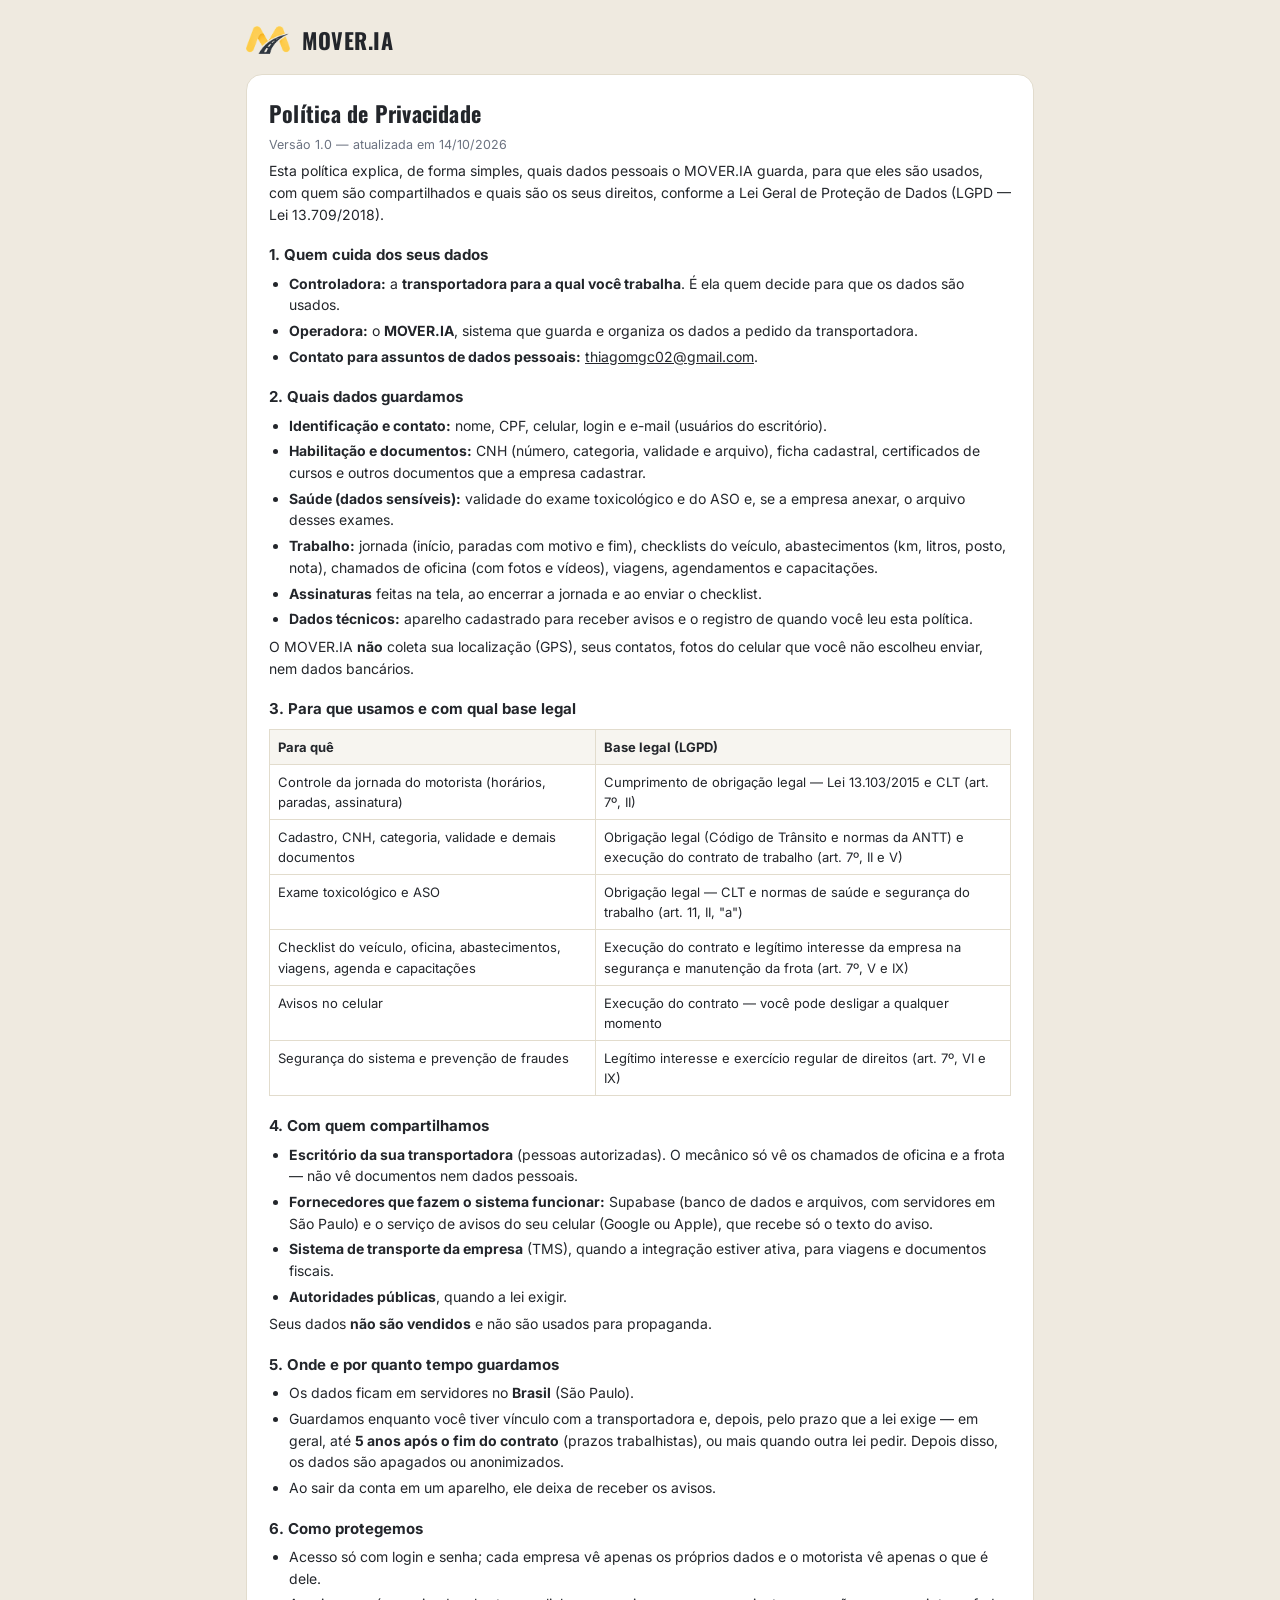
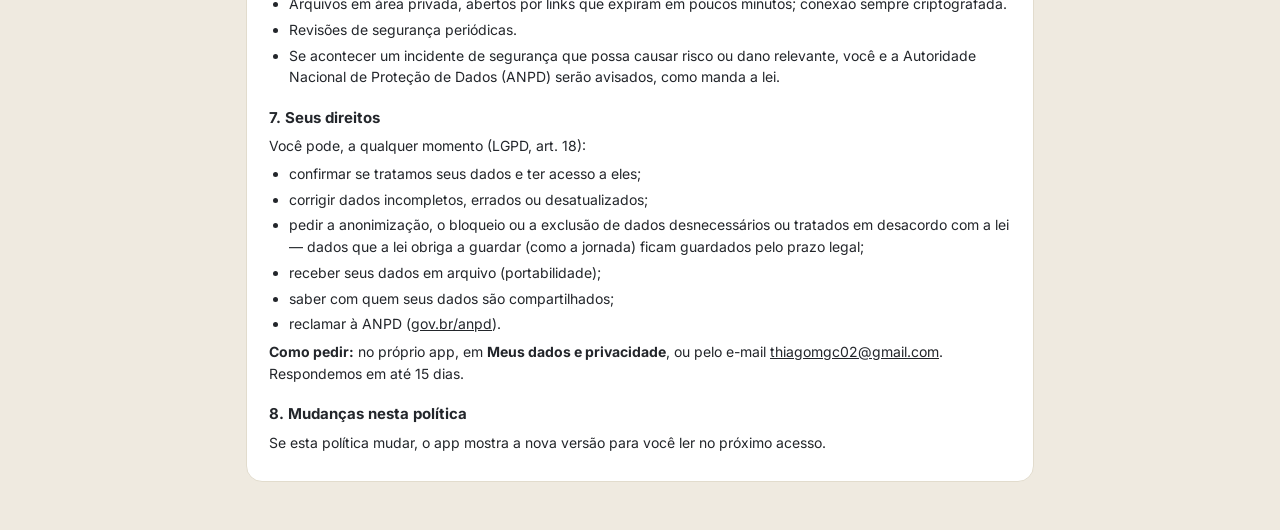
<file: privacidade.html>
<!doctype html>
<html lang="pt-BR">
<head>
<meta charset="utf-8">
<meta name="viewport" content="width=device-width, initial-scale=1">
<title>Política de Privacidade — MOVER.IA</title>
<link rel="icon" type="image/png" href="img/icone.png">
<link rel="preconnect" href="https://fonts.googleapis.com">
<link rel="preconnect" href="https://fonts.gstatic.com" crossorigin>
<link href="https://fonts.googleapis.com/css2?family=Oswald:wght@500;600;700&family=Inter:wght@400;500;600;700&display=swap" rel="stylesheet">
<link rel="stylesheet" href="css/app.css?v=20261118b">
<style>
  body{background:var(--asphalt-850); margin:0;}
  .pp-wrap{max-width:820px; margin:0 auto; padding:24px 16px 48px;}
  .pp-topo{display:flex; align-items:center; gap:12px; margin-bottom:18px;}
  .pp-topo img{width:44px; height:auto;}
  .pp-topo b{font-family:var(--font-title); font-size:22px; letter-spacing:.5px;}
  .pp-card{background:var(--asphalt-900); border:1px solid var(--border); border-radius:16px; padding:22px;}
  .pp-card h1{font-size:22px; margin:0 0 6px;}
</style>
</head>
<body class="tema-escritorio">
  <div class="pp-wrap">
    <div class="pp-topo"><img src="img/logo.png" alt=""><b>MOVER.IA</b></div>
    <div class="pp-card">
      <h1>Política de Privacidade</h1>
      <div id="politica">Carregando...</div>
    </div>
  </div>
  <script src="js/privacidade.js?v=20261118b"></script>
  <script>document.getElementById('politica').innerHTML = htmlPoliticaPrivacidade(null);</script>
</body>
</html>
</file>
<file: css/app.css>
/* =====================================================================
   MOVER.IA — visual do app (baseado no protótipo aprovado)
   Dois temas:
     • padrão (escuro "asfalto")  → app do motorista, login, mecânico
     • body.tema-escritorio (claro "papel") → painel do escritório
   As variáveis --asphalt-*, --border, --text-primary e --text-secondary
   são redefinidas no tema claro, então as telas/janelas antigas (upload
   de documento, CNH etc.) que usam essas variáveis mudam de tema sozinhas.
   ===================================================================== */
:root{
  --asphalt-900:#14181d; --asphalt-850:#191e24; --asphalt-800:#1e242c; --asphalt-700:#2a323c; --asphalt-600:#3a4552;
  --paper-50:#f7f5f0; --paper-100:#efeae0; --paper-200:#e2dccd; --ink-900:#23262b; --ink-700:#4a4e55;
  --line-yellow:#ffc53d; --line-yellow-dim:#8a6a1f;
  --signal-green:#2ba84a; --signal-green-bg:#e6f4ea; --signal-green-ink:#1c7a37;
  --signal-amber:#f5a623; --signal-amber-bg:#fdf1dc; --signal-amber-ink:#a4650f;
  --signal-red:#e5484d; --signal-red-bg:#fbe6e7; --signal-red-ink:#c62d31;
  --pastel-blue:#cfe3ec; --pastel-blue-ink:#2b5b74;
  --pastel-lilac:#e3d9f0; --pastel-lilac-ink:#5b4a86;
  --text-primary:#edeef0; --text-secondary:#8b929c;
  --border:#2a323c; --danger:#e5484d;
  --radius:14px;
  --font-body:'Inter', -apple-system, BlinkMacSystemFont, 'Segoe UI', Roboto, sans-serif;
  --font-title:'Oswald', 'Inter', sans-serif;
  --font-mono:'JetBrains Mono', ui-monospace, Consolas, monospace;
  color-scheme: dark;
}
body.tema-escritorio{
  --asphalt-900:#ffffff; --asphalt-850:#f7f5f0; --asphalt-800:#f7f5f0; --asphalt-700:#efeae0; --asphalt-600:#d6cfbe;
  --border:#e2dccd; --text-primary:#23262b; --text-secondary:#6b7280;
  color-scheme: light;
}

*{box-sizing:border-box;}
html,body{min-height:100%;}
body{margin:0; background:var(--asphalt-900); color:var(--text-primary); font-family:var(--font-body); -webkit-font-smoothing:antialiased;}
body.tema-escritorio{background:var(--paper-100); color:var(--ink-900);}
h1,h2{font-family:var(--font-title); letter-spacing:.01em; margin:0;}

/* barra de "carregando" no topo (ver mostrarCarregando em ui.js) */
body.carregando::before{content:''; position:fixed; top:0; left:0; right:0; height:3px; z-index:200;
  background:linear-gradient(90deg, transparent 0, var(--line-yellow) 30%, var(--line-yellow) 70%, transparent 100%);
  background-size:50% 100%; background-repeat:no-repeat; animation:barra-carregando 1s linear infinite;}
body.carregando .m-content{opacity:.6; transition:opacity .15s;}
@keyframes barra-carregando{from{background-position:-50% 0;} to{background-position:150% 0;}}

/* toque mais rápido no celular (sem espera de duplo toque, sem flash cinza) */
button, a, label, .clickable, .quick-tile, .list-item, .tab, .ans-btn{touch-action:manipulation; -webkit-tap-highlight-color:transparent;}
button:active, .clickable:active, .quick-tile:active{opacity:.75;}

/* calendário da agenda (ver calendarioAgenda em agenda.js) */
.cal-topo{display:flex; align-items:center; justify-content:space-between; margin-bottom:10px;}
.cal-topo b{font-family:var(--font-title); font-size:16px; letter-spacing:.02em;}
.cal-nav{width:34px; height:34px; border-radius:9px; border:1px solid var(--border); background:var(--asphalt-700); color:var(--text-primary); font-size:20px; line-height:1; cursor:pointer; padding:0;}
.cal-grade{display:grid; grid-template-columns:repeat(7, 1fr); gap:3px;}
.cal-sem{text-align:center; font-size:11px; font-weight:700; color:var(--text-secondary); padding:2px 0 4px;}
.cal-dia{height:42px; border:none; border-radius:9px; background:transparent; color:var(--text-primary); font-size:13.5px; font-weight:500; cursor:pointer; display:flex; flex-direction:column; align-items:center; justify-content:center; gap:3px; padding:0; font-family:var(--font-body);}
.cal-dia.fora{opacity:.35;}
.cal-dia.tem{background:var(--asphalt-700); font-weight:700;}
.cal-dia.hoje{box-shadow:inset 0 0 0 2px var(--line-yellow); font-weight:700;}
.cal-dia.sel{background:var(--line-yellow); color:var(--ink-900);}
.cal-pontos{display:flex; gap:2px; height:5px;}
.cal-pontos i{display:block; width:5px; height:5px; border-radius:50%;}
.cal-rodape{display:flex; justify-content:space-between; align-items:center; margin-top:10px; font-size:12px; color:var(--text-secondary); gap:8px;}
.cal-rodape span{display:flex; align-items:center; gap:6px;}
.cal-marca-hoje{display:inline-block; width:12px; height:12px; border-radius:4px; box-shadow:inset 0 0 0 2px var(--line-yellow);}
.cal-limpar{border:none; background:transparent; color:var(--line-yellow); font-weight:700; font-size:12.5px; cursor:pointer; padding:4px 0;}
body.tema-escritorio .cal-limpar{color:var(--signal-amber-ink);}
/* aviso de versão nova (ver conferirVersaoNova em ui.js) */
.aviso-atualizacao{position:fixed; left:12px; right:12px; top:calc(10px + env(safe-area-inset-top, 0px)); max-width:480px; margin:0 auto; z-index:250;
  display:flex; align-items:center; justify-content:space-between; gap:10px; background:var(--asphalt-800); color:var(--text-primary);
  border:1px solid var(--line-yellow); border-radius:12px; padding:10px 12px; font-size:13px; font-weight:600; box-shadow:0 8px 24px rgba(0,0,0,.35);}
.aviso-atualizacao span{display:flex; align-items:center; gap:8px; color:var(--line-yellow);}

/* assinatura em tela cheia (ver pedirAssinatura em ui.js) */
body.assinando{overflow:hidden;}
.assinatura-tela{position:fixed; inset:0; z-index:300; background:var(--asphalt-900); color:var(--text-primary); display:flex; flex-direction:column; gap:10px;
  padding:calc(12px + env(safe-area-inset-top, 0px)) calc(12px + env(safe-area-inset-right, 0px)) calc(12px + env(safe-area-inset-bottom, 0px)) calc(12px + env(safe-area-inset-left, 0px));}
.assinatura-topo{display:flex; flex-direction:column; gap:3px;}
.assinatura-topo b{font-family:var(--font-title); font-size:18px;}
.assinatura-topo span{font-size:12.5px; color:var(--text-secondary);}
.assinatura-area{flex:1; min-height:0; position:relative; background:var(--asphalt-700); border-radius:12px; overflow:hidden;}
.assinatura-area canvas{position:absolute; inset:0; width:100%; height:100%; touch-action:none; display:block;}
.assinatura-linha{position:absolute; left:8%; right:8%; bottom:22%; border-top:1.5px dashed var(--asphalt-600); padding-top:4px; font-size:11px; color:var(--text-secondary); text-align:center; pointer-events:none;}
.assinatura-botoes{display:grid; grid-template-columns:1fr 1fr 2fr; gap:8px;}

/* relatório de consumo (ver js/consumo.js) */
.cons-grafico{position:relative;}
.cons-eixo{font:600 10.5px var(--font-body); fill:var(--ink-700);}
.cons-valor{font:700 11.5px var(--font-body); fill:var(--ink-900);}
.cons-barra{cursor:default;}
.cons-barra.ativa path{opacity:.8;}
.cons-dica{position:absolute; top:0; background:var(--ink-900); color:#fff; font-size:12px; padding:6px 9px; border-radius:7px; pointer-events:none; max-width:min(420px, 100%); box-shadow:0 4px 14px rgba(0,0,0,.18);}
.cons-coluna .guia{opacity:0;}
.cons-coluna.ativa .guia{opacity:.6;}
.graf-legenda{display:flex; flex-wrap:wrap; gap:6px 16px; font-size:12px; color:var(--ink-700); padding:4px 2px 2px;}
.graf-legenda span{display:inline-flex; align-items:center; gap:6px;}
.graf-legenda i{display:inline-block; width:14px; height:3px; border-radius:2px;}
.graf-titulo{font-size:12.5px; font-weight:600; color:var(--ink-900); padding:6px 2px 0;}
.graf-grade{display:grid; grid-template-columns:1fr 1fr; gap:0 20px;}
.graf-duplo{display:grid; grid-template-columns:1fr 1fr; gap:4px 24px; padding:4px 16px 12px;}
.two-col.iguais{grid-template-columns:1fr 1fr;}
/* nível (tanque, ranking) */
.nivel{height:8px; border-radius:4px; background:var(--paper-100); overflow:hidden; margin-top:6px;}
.nivel-cheio{height:100%; border-radius:4px;}
.nivel-vazio{font-size:10.5px; color:var(--text-secondary); line-height:8px; padding-left:2px;}
.tanques{display:grid; grid-template-columns:repeat(auto-fit, minmax(210px, 1fr)); gap:12px;}
.tanques.compacto{grid-template-columns:1fr; gap:14px;}
.tanque{border:1px solid var(--paper-200); border-radius:11px; padding:12px 14px; background:#fff;}
.tanques.compacto .tanque{border:none; padding:0;}
.tanque-topo{display:flex; justify-content:space-between; align-items:center; gap:4px 8px; font-size:13px; flex-wrap:wrap;}
.tanque-num{font-family:var(--font-mono); font-size:20px; font-weight:700; margin-top:6px;}
.tanques.compacto .tanque-num{font-size:16px; margin-top:2px;}
.tanque-num span{font-family:var(--font-body); font-size:12px; font-weight:500; color:var(--text-secondary);}
.tanque .l2{font-size:11.5px; color:var(--text-secondary); margin-top:6px;}
/* painel: mini calendário + próximos */
.painel-agenda{display:grid; grid-template-columns:minmax(260px, 340px) 1fr; gap:22px; padding:14px 18px 16px;}
.painel-agenda .cal-dia{height:36px; font-size:13px;}
.pa-titulo{font-family:var(--font-mono); font-size:10.5px; text-transform:uppercase; letter-spacing:.06em; color:var(--text-secondary); margin:4px 0 8px;}
.pa-item{display:flex; align-items:center; gap:12px; width:100%; background:none; border:none; border-bottom:1px solid var(--paper-100); padding:8px 2px; text-align:left; cursor:pointer; color:var(--ink-900); font-family:var(--font-body);}
.pa-item:hover{background:var(--paper-50);}
.pa-data{width:44px; flex-shrink:0; text-align:center; border-radius:8px; background:var(--paper-100); padding:4px 0; font-size:10.5px; color:var(--ink-700); text-transform:uppercase; line-height:1.15;}
.pa-data b{display:block; font-family:var(--font-mono); font-size:16px; color:var(--ink-900);}
.pa-txt{flex:1; min-width:0; font-size:13.5px;}
.pa-txt b{display:block; font-weight:600; overflow:hidden; text-overflow:ellipsis; white-space:nowrap;}
.pa-txt span{display:block; font-size:12px; color:var(--text-secondary); overflow:hidden; text-overflow:ellipsis; white-space:nowrap;}
.pa-aviso{display:flex; align-items:center; gap:6px; margin-top:10px; background:var(--signal-amber-bg); color:var(--signal-amber-ink); border:none; border-radius:8px; padding:8px 10px; font-size:12.5px; font-weight:600; cursor:pointer; text-align:left; width:100%;}
@media (max-width:880px){
  .graf-grade, .graf-duplo, .two-col.iguais, .painel-agenda{grid-template-columns:1fr;}
}

/* fotos e vídeos do chamado da oficina */
.galeria-midias{display:flex; flex-direction:column; gap:10px;}
.galeria-midias img, .galeria-midias video{width:100%; max-height:70vh; object-fit:contain; border-radius:10px; display:block; background:#000;}

.agenda-grade{display:grid; grid-template-columns:minmax(280px, 360px) 1fr; gap:20px; align-items:start;}
@media (max-width:980px){ .agenda-grade{grid-template-columns:1fr;} }
img{max-width:100%;}

/* ---------- formulários e botões (base) ---------- */
form{width:100%; display:flex; flex-direction:column; gap:12px;}
input,select,textarea{background:var(--asphalt-800); border:1px solid var(--border); color:var(--text-primary); border-radius:10px; padding:12px 13px; font-size:15px; width:100%; font-family:var(--font-body);}
input:focus,select:focus,textarea:focus{outline:none; border-color:var(--line-yellow);}
button{background:var(--line-yellow); color:var(--ink-900); border:none; border-radius:11px; padding:13px 14px; font-size:14.5px; font-weight:600; cursor:pointer; font-family:var(--font-body);}
button:disabled{opacity:.55; cursor:default;}
.err{color:var(--danger); font-size:13.5px; min-height:18px;}
.status{color:var(--text-secondary); font-size:14px; text-align:center; padding:36px 20px;}

.btn{border:none; border-radius:11px; padding:13px 14px; font-weight:600; font-size:14px; cursor:pointer; display:flex; align-items:center; justify-content:center; gap:8px; width:100%;}
.btn-primary{background:var(--line-yellow); color:var(--ink-900);}
.btn-outline{background:transparent; border:1px solid var(--asphalt-600); color:var(--text-primary);}
.btn-danger{background:var(--signal-red); color:#fff;}
.btn-sm{padding:9px 14px; font-size:12.5px; width:auto;}
.btn-small{background:var(--asphalt-700); color:var(--text-primary); border:1px solid var(--border); padding:8px 12px; font-size:12.5px; font-weight:600; border-radius:8px; cursor:pointer;}
.file-label{background:var(--asphalt-700); color:var(--text-primary); border:1px solid var(--border); padding:8px 12px; font-size:12.5px; font-weight:600; border-radius:8px; cursor:pointer; display:inline-flex; align-items:center; gap:6px;}
.file-label input{display:none;}
.backbtn{background:transparent; border:none; color:var(--text-secondary); font-size:13.5px; font-weight:600; padding:4px 0; margin-bottom:6px; cursor:pointer;}

/* ---------- componentes antigos ainda usados (janelas de documento/CNH) ---------- */
.card{background:var(--asphalt-800); border:1px solid var(--border); border-radius:var(--radius); padding:16px; margin-bottom:12px;}
.card.clickable{cursor:pointer;}
.card .l1{font-weight:600; font-size:14.5px; display:flex; align-items:center; gap:8px; flex-wrap:wrap;}
.card .l2, .l2{color:var(--text-secondary); font-size:13px; margin-top:2px;}
.card .row{display:flex; align-items:center; justify-content:space-between; gap:10px; margin-top:10px; flex-wrap:wrap;}
.pill{display:inline-block; font-size:11px; padding:2px 8px; border-radius:100px; background:var(--asphalt-700); color:var(--text-secondary); font-weight:600;}
.pill.ok{background:rgba(43,168,74,.16); color:#3fbf63;}
.pill.vence_em_breve{background:rgba(245,166,35,.16); color:var(--signal-amber);}
.pill.vencido{background:rgba(229,72,77,.16); color:var(--signal-red);}
.ans-row{display:flex; gap:6px; margin-top:10px;}

/* ---------- login / primeiro acesso ---------- */
.wrap{max-width:480px; margin:0 auto; min-height:100vh; min-height:100dvh; display:flex; flex-direction:column;}
.center{flex:1; display:flex; flex-direction:column; align-items:center; justify-content:center; padding:24px 20px;}
.logo{font-family:var(--font-title); font-weight:700; font-size:28px; letter-spacing:.02em; margin-bottom:4px;}
.logo span{color:var(--line-yellow-dim);}
.tag{color:var(--text-secondary); font-size:13px; margin-bottom:28px; text-align:center;}
.auth-card{width:100%; background:var(--asphalt-800); border:1px solid var(--border); border-radius:var(--radius); padding:18px;}
.field-row{margin-bottom:12px;}
.field-row label{display:block; color:var(--text-secondary); font-size:11px; font-family:var(--font-mono); text-transform:uppercase; letter-spacing:.06em; margin-bottom:5px;}
.field-row input:disabled{opacity:.6;}

/* =====================================================================
   APP DO MOTORISTA (tema escuro)
   ===================================================================== */
.m-app{max-width:520px; margin:0 auto; min-height:100vh; min-height:100dvh; background:var(--asphalt-850); display:flex; flex-direction:column; padding-bottom:calc(70px + env(safe-area-inset-bottom, 0px));}
.app-header{padding:calc(18px + env(safe-area-inset-top, 0px)) 20px 16px; color:var(--text-primary);}
.app-header .row{display:flex; align-items:center; justify-content:space-between; gap:12px;}
.app-header h2{font-size:22px; font-weight:600;}
.app-header .sub{color:var(--text-secondary); font-size:13px; margin-top:2px;}
.avatar{width:38px; height:38px; border-radius:50%; background:linear-gradient(135deg,var(--line-yellow),#d98e1f); display:flex; align-items:center; justify-content:center; font-family:var(--font-title); font-weight:700; color:var(--ink-900); font-size:14px; flex-shrink:0;}
.back-header{display:flex; align-items:center; gap:10px; padding:calc(16px + env(safe-area-inset-top, 0px)) 20px 16px;}
.back-header .back-btn{width:32px; height:32px; border-radius:8px; background:var(--asphalt-800); display:flex; align-items:center; justify-content:center; cursor:pointer; border:1px solid var(--asphalt-700); color:var(--text-primary); padding:0; flex-shrink:0;}
.back-header h3{font-size:17px; font-weight:600; margin:0;}
.m-content{flex:1; padding:0 18px 24px;}

.card-dark-title{color:var(--text-primary); font-weight:600; font-size:14.5px; margin-bottom:2px;}
.card-dark-sub{color:var(--text-secondary); font-size:12.5px;}
.alert-card{border-left:3px solid var(--line-yellow); background:var(--asphalt-800); border-radius:0 var(--radius) var(--radius) 0; padding:12px 14px; margin-bottom:10px; display:flex; gap:10px; align-items:flex-start; color:var(--line-yellow);}
.alert-card.vencido{border-left-color:var(--signal-red); color:var(--signal-red);}
.alert-card .txt{color:var(--text-primary); font-size:13px; line-height:1.4;}
.alert-card .txt b{display:block; font-size:13.5px; margin-bottom:1px;}
.alert-card .txt span{color:var(--text-secondary);}

.status-pill{font-family:var(--font-mono); font-size:10.5px; font-weight:600; letter-spacing:.03em; text-transform:uppercase; padding:4px 10px; border-radius:999px; display:inline-flex; align-items:center; gap:5px; white-space:nowrap;}
.pill-blue{background:var(--pastel-blue); color:var(--pastel-blue-ink);}
.pill-green{background:var(--signal-green-bg); color:var(--signal-green-ink);}
.pill-amber{background:var(--signal-amber-bg); color:var(--signal-amber-ink);}
.pill-red{background:var(--signal-red-bg); color:var(--signal-red-ink);}
.pill-grey{background:var(--asphalt-700); color:var(--text-secondary);}
.pill-dot{width:6px; height:6px; border-radius:50%; background:currentColor;}

.grid2{display:grid; grid-template-columns:1fr 1fr; gap:10px;}
.quick-tile{background:var(--asphalt-800); border:1px solid var(--asphalt-700); border-radius:var(--radius); padding:14px; display:flex; flex-direction:column; gap:8px; cursor:pointer; color:var(--line-yellow);}
.quick-tile:active{background:var(--asphalt-700);}
.quick-tile .lbl{color:var(--text-primary); font-size:13px; font-weight:600;}
.quick-tile .meta{color:var(--text-secondary); font-size:11.5px;}
.quick-tile.em-breve{opacity:.55;}

.section-label{color:var(--text-secondary); font-family:var(--font-mono); font-size:11px; text-transform:uppercase; letter-spacing:.1em; margin:20px 0 10px;}
.section-label:first-child{margin-top:4px;}

.gauge-wrap{display:flex; flex-direction:column; align-items:center; padding:6px 0 2px;}
.gauge-val{font-family:var(--font-mono); font-size:26px; color:var(--text-primary); font-weight:700; margin-top:-38px;}
.gauge-lbl{color:var(--text-secondary); font-size:11.5px; margin-top:2px; text-align:center;}

.list-item{display:flex; align-items:center; gap:12px; padding:13px 0; border-bottom:1px solid var(--asphalt-700);}
.list-item:last-child{border-bottom:none;}
.list-item.clickable{cursor:pointer;}
.card.lista{padding:2px 16px;}
.li-ic{width:34px; height:34px; border-radius:9px; background:var(--asphalt-700); display:flex; align-items:center; justify-content:center; color:var(--line-yellow); flex-shrink:0;}
.li-body{flex:1; min-width:0;}
.li-title{color:var(--text-primary); font-size:13.5px; font-weight:600;}
.li-sub{color:var(--text-secondary); font-size:12px; margin-top:1px;}
.chev{color:var(--text-secondary); display:flex;}
.li-row-end{display:flex; align-items:center; gap:8px; flex-shrink:0;}
.li-acoes{display:flex; gap:6px; margin-top:8px; flex-wrap:wrap;}
.dl-btn{width:32px; height:32px; border-radius:8px; background:var(--asphalt-700); display:inline-flex; align-items:center; justify-content:center; color:var(--line-yellow); cursor:pointer; flex-shrink:0; border:none; padding:0;}

.progress-track{height:7px; background:var(--asphalt-700); border-radius:99px; overflow:hidden;}
.progress-fill{height:100%; background-image:repeating-linear-gradient(90deg, var(--line-yellow) 0 8px, #d9a530 8px 14px); border-radius:99px; transition:width .2s;}

.chk-item{display:flex; flex-direction:column; gap:8px; padding:12px 0; border-bottom:1px solid var(--asphalt-700);}
.chk-item:last-child{border-bottom:none;}
.chk-label{color:var(--text-primary); font-size:13.5px;}
.answer-row{display:flex; gap:6px; width:100%; flex-wrap:wrap;}
.answer-row .ans-btn{flex:1 1 auto; min-width:60px;}
.ans-btn{flex:1; border:1px solid var(--asphalt-600); background:var(--asphalt-800); color:var(--text-secondary); font-weight:600; font-size:11.5px; padding:9px 4px; border-radius:8px; cursor:pointer; text-align:center;}
.ans-btn.active{background:var(--line-yellow); border-color:var(--line-yellow); color:var(--ink-900);}
.ans-btn.active.ok, .ans-btn.active.ans-ok{background:var(--signal-green); border-color:var(--signal-green); color:#fff;}
.ans-btn.active.bad, .ans-btn.active.ans-bad{background:var(--signal-red); border-color:var(--signal-red); color:#fff;}
.ans-btn.active.na, .ans-btn.active.ans-na{background:var(--pastel-lilac); border-color:var(--pastel-lilac); color:var(--pastel-lilac-ink);}
.ans-btn.active.ans-media{background:var(--signal-amber-bg); border-color:var(--signal-amber-bg); color:var(--signal-amber-ink);}

.tabbar{display:flex; border-top:1px solid var(--asphalt-700); background:var(--asphalt-850); position:fixed; bottom:0; left:50%; transform:translateX(-50%); width:100%; max-width:520px; padding:9px 6px calc(10px + env(safe-area-inset-bottom, 0px)); z-index:10;}
.tab{flex:1; display:flex; flex-direction:column; align-items:center; gap:4px; color:var(--text-secondary); cursor:pointer; font-size:10.5px; font-weight:600; background:none; border:none; padding:0; border-radius:0;}
.tab.active{color:var(--line-yellow);}
.tab.travada{opacity:.4;}
.sino{position:relative; background:transparent; border:none; padding:6px; color:#c7cbd1; display:inline-flex; align-items:center; justify-content:center; border-radius:10px; cursor:pointer;}
.sino:hover{background:rgba(255,255,255,.06);}
.sino-badge{position:absolute; top:0; right:0; background:var(--signal-red); color:#fff; font-size:9.5px; font-weight:800; border-radius:8px; padding:1px 4px; line-height:1.35; min-width:15px; text-align:center;}
body.tema-escritorio .sino{color:var(--ink-700); border:1px solid var(--paper-200); background:#fff; padding:7px;}
body.tema-escritorio .sino:hover{background:var(--paper-50);}

.doc-tabs{display:flex; gap:6px; margin-bottom:14px; background:var(--asphalt-800); padding:4px; border-radius:10px;}
.doc-tabs button{flex:1; border:none; background:transparent; color:var(--text-secondary); padding:8px; border-radius:8px; font-size:12.5px; font-weight:600;}
.doc-tabs button.active{background:var(--line-yellow); color:var(--ink-900);}

.trip-route{display:flex; align-items:flex-start; gap:12px; margin-bottom:12px;}
.trip-route .dots{display:flex; flex-direction:column; align-items:center; padding-top:4px;}
.dot-o{width:10px; height:10px; border-radius:50%; background:var(--line-yellow);}
.dot-line{width:2px; height:34px; background-image:repeating-linear-gradient(180deg, var(--asphalt-600) 0 4px, transparent 4px 8px); margin:2px 0;}
.dot-d{width:10px; height:10px; border-radius:2px; background:var(--signal-green);}
.trip-pt{margin-bottom:16px;}
.trip-pt b{color:var(--text-primary); font-size:14px; display:block;}
.trip-pt span{color:var(--text-secondary); font-size:12px;}

.stat-big{text-align:center; padding:8px 0 4px;}
.stat-big .num{font-family:var(--font-mono); font-size:32px; font-weight:700; color:var(--text-primary);}
.stat-big .lbl{color:var(--text-secondary); font-size:12px; margin-top:2px;}
.bars{display:flex; align-items:flex-end; gap:10px; height:130px; padding:10px 6px 0;}
.bar-col{flex:1; display:flex; flex-direction:column; align-items:center; gap:6px; justify-content:flex-end; height:100%;}
.bar{width:100%; background:var(--line-yellow); border-radius:5px 5px 2px 2px; min-height:2px;}
.bar.over{background:var(--signal-red);}
.bar-lbl{font-size:10.5px; color:var(--text-secondary); font-family:var(--font-mono);}
.bar-val{font-size:10px; color:var(--text-secondary); font-family:var(--font-mono);}
.upload-box{border:1.5px dashed var(--asphalt-600); border-radius:14px; padding:24px 16px; text-align:center; color:var(--text-secondary); margin-bottom:14px; cursor:pointer;}
.upload-box b{display:block; color:var(--text-primary); font-size:14px; margin:8px 0 2px;}
.em-breve-box{text-align:center; padding:34px 18px;}
.em-breve-box .ic-grande{color:var(--line-yellow); margin-bottom:10px;}
.m-textarea{width:100%; resize:vertical; min-height:80px;}
canvas.assinatura{width:100%; height:170px; background:var(--asphalt-700); border-radius:8px; touch-action:none; display:block;}

/* =====================================================================
   PAINEL DO ESCRITÓRIO (tema claro)
   ===================================================================== */
.o-app{display:flex; min-height:100vh; min-height:100dvh;}
.sidebar{width:220px; background:var(--ink-900); padding:22px 12px; display:flex; flex-direction:column; gap:2px; flex-shrink:0; position:sticky; top:0; height:100vh; height:100dvh; overflow-y:auto;}
.sidebar .s-logo{display:flex; align-items:center; gap:9px; padding:4px 10px 18px;}
.sidebar .s-logo img{width:28px; height:28px; object-fit:contain;}
.sidebar .s-logo b{color:#fff; font-family:var(--font-title); font-size:17px; letter-spacing:.02em;}
.sidebar .s-empresa{margin:0 4px 14px; padding:9px 10px; border-radius:9px; background:#fff; color:var(--ink-900); font-size:12.5px; font-weight:700; line-height:1.3; overflow-wrap:anywhere; flex-shrink:0;}
.sidebar > *{flex-shrink:0;}
.sidebar .s-grupo{font-family:var(--font-mono); font-size:10px; text-transform:uppercase; letter-spacing:.08em; color:#7d848e; padding:14px 12px 4px;}
.side-link{display:flex; align-items:center; gap:11px; padding:10px 12px; border-radius:9px; color:#b7bcc4; font-size:13.5px; font-weight:500; cursor:pointer; background:none; border:none; text-align:left; width:100%;}
.side-link.active{background:var(--line-yellow); color:var(--ink-900); font-weight:600;}
.side-link:not(.active):hover{background:#2b2f36;}
.side-link .novo{margin-left:auto; font-family:var(--font-mono); font-size:9px; color:#8b929c; text-transform:uppercase;}
.side-link.active .novo{color:var(--ink-700);}

.office-main{flex:1; min-width:0; display:flex; flex-direction:column; background:var(--paper-50);}
.office-topbar{display:flex; justify-content:space-between; align-items:center; gap:12px; padding:20px 28px; border-bottom:1px solid var(--paper-200); background:var(--paper-50);}
.office-topbar h2{font-size:22px;}
.office-topbar .meta{color:var(--text-secondary); font-size:12.5px; margin-top:2px;}
.office-user{display:flex; align-items:center; gap:10px;}
.office-user .av{width:34px; height:34px; border-radius:50%; background:var(--ink-900); color:#fff; font-family:var(--font-title); display:flex; align-items:center; justify-content:center; font-size:13px; flex-shrink:0;}
.office-user .nome{font-size:12.5px; text-align:right;}
.office-user .nome span{display:block; color:var(--text-secondary); font-size:11.5px;}
.office-content{padding:24px 28px 40px;}

.kpi-row{display:grid; grid-template-columns:repeat(4,1fr); gap:14px; margin-bottom:22px;}
.kpi-row.tres{grid-template-columns:repeat(3,1fr);}
.kpi{background:#fff; border:1px solid var(--paper-200); border-radius:var(--radius); padding:16px 18px;}
.kpi .n{font-family:var(--font-mono); font-size:26px; font-weight:700;}
.kpi .l{color:var(--text-secondary); font-size:12px; margin-top:3px;}
.kpi .l2{font-size:11px; margin-top:6px; font-weight:600;}
.kpi .l2.verde{color:var(--signal-green-ink);} .kpi .l2.ambar{color:var(--signal-amber-ink);} .kpi .l2.vermelho{color:var(--signal-red-ink);}

.o-panel{background:#fff; border:1px solid var(--paper-200); border-radius:var(--radius); margin-bottom:20px; overflow:hidden;}
.o-panel-head{display:flex; justify-content:space-between; align-items:center; gap:10px; padding:14px 18px; border-bottom:1px solid var(--paper-200); flex-wrap:wrap;}
.o-panel-head h3{font-size:15px; font-weight:600; margin:0; color:var(--ink-900); text-transform:none; letter-spacing:0;}
.o-panel-body{padding:16px 18px;}
.o-table-wrap{overflow-x:auto;}
.o-table{width:100%; border-collapse:collapse;}
.o-table th{text-align:left; font-family:var(--font-mono); font-size:10.5px; text-transform:uppercase; letter-spacing:.06em; color:var(--text-secondary); padding:10px 18px; border-bottom:1px solid var(--paper-200); background:var(--paper-50); white-space:nowrap;}
.o-table td{padding:11px 18px; border-bottom:1px solid var(--paper-100); font-size:13.5px; vertical-align:middle;}
.o-table tr:last-child td{border-bottom:none;}
.o-table tr.clickable:hover{background:var(--paper-50); cursor:pointer;}
.o-table .mono{font-family:var(--font-mono); font-size:12.5px;}
.o-table .sub{color:var(--text-secondary); font-size:12px;}
.o-name-cell{display:flex; align-items:center; gap:10px;}
.o-name-cell .av-sm{width:28px; height:28px; border-radius:50%; background:var(--paper-200); display:flex; align-items:center; justify-content:center; font-family:var(--font-title); font-size:11px; color:var(--ink-700); flex-shrink:0;}
.o-empty-note{padding:26px 18px; color:var(--text-secondary); font-size:13px; text-align:center;}
.o-acoes{display:flex; gap:6px; align-items:center; flex-wrap:wrap;}
.o-dl-btn{width:30px; height:30px; border-radius:7px; background:var(--paper-100); border:1px solid var(--paper-200); display:inline-flex; align-items:center; justify-content:center; color:var(--ink-700); cursor:pointer; padding:0;}
.o-dl-btn:hover{background:var(--paper-200);}
.o-dl-btn input{display:none;}
body.tema-escritorio .btn-outline{border-color:var(--paper-200); color:var(--ink-900); background:#fff;}
body.tema-escritorio .btn-outline:hover{background:var(--paper-50);}

.badge{font-family:var(--font-mono); font-size:10.5px; font-weight:700; padding:4px 9px; border-radius:6px; text-transform:uppercase; letter-spacing:.03em; display:inline-flex; align-items:center; gap:5px; white-space:nowrap;}
.badge-green{background:var(--signal-green-bg); color:var(--signal-green-ink);}
.badge-blue{background:var(--pastel-blue); color:var(--pastel-blue-ink);}
.badge-amber{background:var(--signal-amber-bg); color:var(--signal-amber-ink);}
.badge-red{background:var(--signal-red-bg); color:var(--signal-red-ink);}
.badge-grey{background:var(--paper-100); color:var(--ink-700);}

.two-col{display:grid; grid-template-columns:1.55fr 1fr; gap:20px; align-items:start;}
body.tema-escritorio .bar{background:var(--ink-900);}
body.tema-escritorio .bar.over{background:var(--signal-red);}
.o-banner{display:flex; align-items:flex-start; gap:10px; background:#fff; border:1px dashed var(--paper-200); border-radius:11px; padding:12px 14px; margin-bottom:16px; color:var(--signal-amber-ink); font-size:13px;}
.o-banner .txt{color:var(--text-secondary); line-height:1.45;}
.o-banner .txt b{color:var(--ink-900); display:block; font-size:13.5px;}
.o-form-grid{display:grid; grid-template-columns:repeat(auto-fit, minmax(190px, 1fr)); gap:12px; align-items:end;}
body.tema-escritorio input, body.tema-escritorio select, body.tema-escritorio textarea{background:#fff; border-color:var(--paper-200); color:var(--ink-900);}
body.tema-escritorio .field-row input:disabled{background:var(--paper-50); opacity:1; color:var(--ink-700);}
body.tema-escritorio .upload-box{background:#fff; border-color:var(--paper-200);}
body.tema-escritorio .upload-box b{color:var(--ink-900);}
body.tema-escritorio .upload-box:hover{border-color:var(--line-yellow-dim);}
body.tema-escritorio .pill.ok{color:var(--signal-green-ink); background:var(--signal-green-bg);}
body.tema-escritorio .pill.vence_em_breve{color:var(--signal-amber-ink); background:var(--signal-amber-bg);}
body.tema-escritorio .pill.vencido{color:var(--signal-red-ink); background:var(--signal-red-bg);}

/* janela (modal) genérica */
.modal-fundo{position:fixed; inset:0; background:rgba(20,24,29,.55); z-index:60; display:flex; align-items:center; justify-content:center; padding:20px;}
.modal{background:var(--asphalt-900); color:var(--text-primary); border:1px solid var(--border); border-radius:16px; width:100%; max-width:560px; max-height:88vh; overflow:auto;}
.modal-head{display:flex; justify-content:space-between; align-items:center; gap:10px; padding:16px 18px; border-bottom:1px solid var(--border);}
.modal-head h3{margin:0; font-size:16px; font-weight:600;}
.modal-body{padding:16px 18px;}
.modal-fechar{background:transparent; color:var(--text-secondary); padding:4px; border-radius:8px; display:flex;}
.timeline-item{display:flex; gap:12px; padding:10px 0; border-bottom:1px solid var(--border);}
.timeline-item:last-child{border-bottom:none;}
.timeline-item .hora{font-family:var(--font-mono); font-size:12px; color:var(--text-secondary); width:46px; flex-shrink:0; padding-top:1px;}

@media (max-width:880px){
  .o-app{flex-direction:column;}
  .sidebar{width:100%; height:auto; position:sticky; top:0; z-index:20; flex-direction:row; overflow-x:auto; padding:10px; gap:4px;}
  .sidebar .s-logo, .sidebar .s-empresa, .sidebar .s-grupo{display:none;}
  .side-link{width:auto; white-space:nowrap; padding:9px 12px;}
  .side-link .novo{display:none;}
  .office-topbar{padding:14px 16px;}
  .office-user .nome{display:none;}
  .office-content{padding:16px;}
  .kpi-row, .kpi-row.tres{grid-template-columns:repeat(2,1fr);}
  .two-col{grid-template-columns:1fr;}
  .o-table th, .o-table td{padding:10px 12px;}
}

/* ---------- pesquisa + ordenação das listas ---------- */
.barra-lista{display:flex; gap:10px; align-items:center; flex-wrap:wrap; margin-bottom:12px;}
.barra-busca{flex:1 1 260px; position:relative; display:flex; align-items:center; margin:0;}
.barra-busca svg{position:absolute; left:12px; color:var(--text-secondary); pointer-events:none;}
.barra-busca input{padding:10px 12px 10px 36px; font-size:14px;}
.barra-ordem{flex:0 1 330px; display:flex; align-items:center; gap:8px; margin:0; font-size:13px; color:var(--text-secondary); white-space:nowrap;}
.barra-ordem select{padding:10px 12px; font-size:14px;}
@media (max-width:600px){ .barra-busca, .barra-ordem{flex:1 1 100%;} }

/* ---------- visualizador com zoom ---------- */
.visualizador{position:fixed; inset:0; z-index:90; background:rgba(8,10,12,.96); display:flex; flex-direction:column;}
.vis-barra{display:flex; align-items:center; gap:4px; padding:8px 10px; padding-top:max(8px, env(safe-area-inset-top)); background:#0d1013; color:#fff;}
.vis-titulo{flex:1; min-width:0; font-size:14px; white-space:nowrap; overflow:hidden; text-overflow:ellipsis; padding-left:4px;}
.vis-barra button{background:transparent; border:none; color:#fff; width:42px; height:42px; padding:0; border-radius:10px; display:flex; align-items:center; justify-content:center;}
.vis-barra button:hover{background:rgba(255,255,255,.12);}
.vis-palco{flex:1; position:relative; overflow:hidden; touch-action:none; cursor:zoom-in; user-select:none; -webkit-user-select:none;}
.vis-palco.ampliado{cursor:grab;}
.vis-palco.ampliado:active{cursor:grabbing;}
.vis-status{color:#cfd3d8; padding:30px; text-align:center;}
.vis-video{position:absolute; inset:0; width:100%; height:100%; object-fit:contain; background:#000;}
.vis-seta{position:absolute; top:50%; transform:translateY(-50%); background:rgba(0,0,0,.55); color:#fff; border:none; width:46px; height:64px; padding:0; border-radius:12px; display:flex; align-items:center; justify-content:center;}
.vis-seta.esq{left:8px;} .vis-seta.dir{right:8px;}
.vis-dica{color:#9aa1a9; font-size:12px; text-align:center; padding:6px 10px; padding-bottom:max(6px, env(safe-area-inset-bottom));}

/* prévia do documento nas janelas de conferência (zoom no lugar + tela cheia) */
.previa-doc{position:relative; height:min(58vh, 560px); margin-bottom:14px; border:1px solid var(--border); border-radius:10px; background:#fff; overflow:hidden; cursor:zoom-in; touch-action:pan-y;}
.previa-doc.ampliado{cursor:grab;}
.previa-doc .previa-msg{position:absolute; inset:0; display:flex; align-items:center; justify-content:center; text-align:center; color:#555; padding:14px; font-size:13px;}
.previa-botoes{position:absolute; right:8px; bottom:8px; display:flex; gap:6px; z-index:2;}
.previa-botoes button{background:rgba(20,24,29,.82); color:#fff; border:none; width:38px; height:38px; padding:0; border-radius:10px; display:flex; align-items:center; justify-content:center;}
.revisao-caixa{background:var(--asphalt-900); width:100%; max-width:1180px; margin:0 auto; border-radius:16px; padding:20px; max-height:calc(100vh - 32px); overflow:auto; box-shadow:0 20px 60px rgba(0,0,0,.35);}
.revisao-grade{display:grid; grid-template-columns:1fr; gap:4px 20px; align-items:start;}
@media (min-width:900px){
  .revisao-grade{grid-template-columns:minmax(0, 1.5fr) minmax(0, 1fr);}
  .revisao-grade .previa-doc{height:min(76vh, 760px); margin-bottom:0;}
}

/* ---------- privacidade (LGPD) ---------- */
.politica{font-size:14px; line-height:1.55; color:var(--text-primary);}
.politica h4{font-size:15px; margin:18px 0 6px;}
.politica p{margin:6px 0;}
.politica ul{margin:6px 0; padding-left:20px;}
.politica li{margin:4px 0;}
.politica table{width:100%; border-collapse:collapse; margin:8px 0; font-size:13px;}
.politica th, .politica td{border:1px solid var(--border); padding:7px 8px; text-align:left; vertical-align:top;}
.politica th{background:var(--asphalt-800);}
.politica a{color:inherit; text-decoration:underline;}
.politica-versao{color:var(--text-secondary); font-size:12.5px;}
.aviso-privacidade{position:fixed; inset:0; z-index:95; background:rgba(8,10,12,.82); display:flex; align-items:center; justify-content:center; padding:16px;}
.aviso-privacidade-caixa{background:var(--asphalt-900); color:var(--text-primary); border:1px solid var(--border); border-radius:16px; padding:22px; width:100%; max-width:520px; max-height:calc(100vh - 32px); overflow:auto;}
.aviso-privacidade-caixa h3{margin:6px 0 8px;}
.aviso-privacidade-caixa > p{color:var(--text-secondary); margin:0 0 8px;}
.aviso-privacidade-caixa ul{padding-left:20px; margin:0 0 14px; line-height:1.5; font-size:14px;}
.aviso-privacidade-caixa li{margin:5px 0;}
.aviso-privacidade-ic{width:48px; height:48px; border-radius:14px; background:var(--line-yellow); color:var(--ink-900); display:flex; align-items:center; justify-content:center;}
.aviso-privacidade-texto{margin-top:12px; padding:12px; border:1px solid var(--border); border-radius:10px; max-height:40vh; overflow:auto;}
.aviso-privacidade-check{display:flex; gap:10px; align-items:center; margin:16px 0 10px; font-size:14px; cursor:pointer;}
.aviso-privacidade-check input{width:20px; height:20px; flex:none;}
.aviso-privacidade a, .meus-dados a{color:inherit; text-decoration:underline;}
.meus-dados{display:flex; flex-direction:column; gap:12px;}
.md-bloco{border:1px solid var(--border); border-radius:12px; padding:14px; background:var(--asphalt-850);}
.meus-dados.escuro .md-bloco{background:var(--asphalt-800); border-color:var(--asphalt-700);}
.md-titulo{font-weight:700; font-size:14px; margin-bottom:8px;}
.md-linha{display:flex; justify-content:space-between; gap:12px; padding:6px 0; border-bottom:1px solid var(--border); font-size:13.5px;}
.meus-dados.escuro .md-linha{border-color:var(--asphalt-700);}
.md-linha:last-of-type{border-bottom:none;}
.md-linha span{color:var(--text-secondary);}
.md-linha b{text-align:right;}
.md-nota{color:var(--text-secondary); font-size:12.5px; margin-top:8px;}
.md-contagens{display:grid; grid-template-columns:repeat(auto-fill, minmax(110px, 1fr)); gap:8px;}
.md-contagens div{display:flex; flex-direction:column; padding:8px 10px; border-radius:10px; background:var(--asphalt-900);}
.md-contagens b{font-size:18px;}
.md-contagens span{font-size:12px; color:var(--text-secondary);}
.md-botoes{display:flex; flex-wrap:wrap; gap:8px; margin-top:8px;}
.md-botoes .btn{flex:1 1 140px; display:flex; align-items:center; justify-content:center; gap:6px;}
.md-pedido{margin-top:10px; padding:10px; border-radius:10px; background:var(--asphalt-900); font-size:13.5px;}
.md-pedido-topo{display:flex; justify-content:space-between; gap:8px; align-items:center;}
.md-pedido-data{color:var(--text-secondary); font-size:12px; margin:2px 0 6px;}
.md-status{font-size:11.5px; font-weight:700; padding:3px 8px; border-radius:20px; background:var(--signal-amber-bg); color:var(--signal-amber-ink); white-space:nowrap;}
.md-status.respondida{background:var(--signal-green-bg); color:var(--signal-green-ink);}
.md-resposta{margin-top:8px; padding-top:8px; border-top:1px dashed var(--border);}

/* botões de mapa na viagem do motorista */
.trip-mapas{display:flex; gap:8px; flex-wrap:wrap; margin-top:8px;}
.trip-mapas .btn-small{display:inline-flex; align-items:center; gap:6px; text-decoration:none;}


/* seleção de vários documentos (app do motorista) */
.doc-marcar{display:flex; align-items:center; justify-content:center; width:36px; height:36px; flex-shrink:0; cursor:pointer;}
.doc-marcar input{width:22px; height:22px; accent-color:var(--line-yellow); cursor:pointer;}
.barra-selecao{position:fixed; left:50%; transform:translateX(-50%); bottom:calc(76px + env(safe-area-inset-bottom, 0px)); width:calc(100% - 24px); max-width:496px; display:flex; align-items:center; gap:8px; padding:10px 12px; background:var(--asphalt-800); border:1px solid var(--border); border-radius:12px; box-shadow:0 8px 24px rgba(0,0,0,.35); z-index:11;}
.barra-selecao span{flex:1; font-size:13px; font-weight:600; color:var(--text-primary);}
.barra-selecao button{display:inline-flex; align-items:center; gap:6px;}
.barra-selecao button:disabled{opacity:.45; cursor:default;}
.btn-small.destaque{background:var(--line-yellow); color:#1a1a1a; border-color:transparent;}
.m-app:has(.barra-selecao) .m-content{padding-bottom:150px;}
/* ticket de descarga */
.ticket-box{border:1px dashed var(--border); border-radius:12px; padding:14px; margin-bottom:12px;}
.ticket-box img{display:block; max-width:100%; max-height:220px; border-radius:8px; margin-top:10px;}

/* faixa do ambiente de TESTE (ver AMBIENTE_TESTE em nucleo.js) */
.faixa-teste{position:fixed; top:0; right:0; opacity:.92; z-index:9999; background:#c0392b; color:#fff; font:600 11px/1.2 var(--font-mono, monospace); letter-spacing:.04em; padding:4px 12px; border-radius:0 0 0 8px; box-shadow:0 2px 6px rgba(0,0,0,.25); white-space:nowrap;}
.faixa-teste a{color:#fff; text-decoration:underline;}
@media (max-width:600px){ .faixa-teste{font-size:9px; padding:2px 8px;} .faixa-teste span{display:none;} }

/* pneus (js/pneus.js) — mapa do veículo, ficha e histórico; funciona nos dois temas */
.pn-mapa{background:var(--asphalt-800); border:1px solid var(--border); border-radius:14px; padding:12px 10px 14px; display:flex; flex-direction:column; gap:12px; align-items:center;}
.pn-frente{font:600 10px var(--font-mono); text-transform:uppercase; letter-spacing:.12em; color:var(--text-secondary);}
.pn-eixo{display:flex; align-items:center; gap:6px; width:100%; justify-content:center;}
.pn-lado{display:flex; gap:4px; flex:1; justify-content:center;}
.pn-barra{flex:0 0 46px; height:8px; border-radius:4px; background:var(--asphalt-600); position:relative;}
.pn-barra span{position:absolute; left:50%; top:50%; transform:translate(-50%, -50%); background:var(--asphalt-800); border:1px solid var(--asphalt-600); border-radius:10px; font:600 10px var(--font-mono); color:var(--text-secondary); padding:1px 6px; white-space:nowrap;}
.pn-pneu{width:62px; min-height:76px; border-radius:10px; border:2px solid var(--asphalt-600); background:var(--asphalt-900); color:var(--text-primary); display:flex; flex-direction:column; align-items:center; justify-content:center; gap:2px; padding:4px 2px; cursor:pointer; font-family:var(--font-body);}
.pn-pneu b{font:700 12px var(--font-mono);}
.pn-pneu span{font-size:10px; color:var(--text-secondary); line-height:1.15; max-width:100%; overflow:hidden; text-overflow:ellipsis; white-space:nowrap;}
.pn-pneu.vazio{border-style:dashed; color:var(--text-secondary); background:transparent;}
.pn-pneu.cor-green{border-color:var(--signal-green);} .pn-pneu.cor-amber{border-color:var(--signal-amber);} .pn-pneu.cor-red{border-color:var(--signal-red);} .pn-pneu.cor-blue{border-color:var(--pastel-blue-ink);}
.pn-estepe{display:flex; align-items:center; gap:10px; font-size:11px; color:var(--text-secondary); border-top:1px dashed var(--border); padding-top:10px; width:100%; justify-content:center;}
.pn-barra.levanta{background:repeating-linear-gradient(90deg, var(--asphalt-600) 0 6px, transparent 6px 10px);}
.pn-barra.levanta span{color:var(--signal-amber); border-color:var(--signal-amber);}
.pn-medir-lista{display:flex; flex-wrap:wrap; gap:6px; margin-top:8px;}
.pn-conjunto{display:flex; flex-direction:column; align-items:stretch;}
.pn-veic-tit{display:flex; align-items:center; gap:8px; flex-wrap:wrap; font-size:12px; color:var(--text-secondary); margin-bottom:6px;}
.pn-veic-tit b{font-size:14px; color:var(--text-primary);}
.pn-veic-tit select{padding:4px 8px; font-size:12px;}
.pn-engate{width:6px; height:18px; margin:4px auto; background:var(--asphalt-600); border-radius:3px;}
.pn-levanta{display:flex; flex-wrap:wrap; align-items:center; gap:6px 14px; font-size:12px; color:var(--text-secondary); margin-top:10px;}
.pn-levanta label{display:inline-flex; align-items:center; gap:4px; cursor:pointer;}
.pn-levanta input{width:auto; margin:0;}
.pn-legenda{display:flex; flex-wrap:wrap; align-items:center; gap:4px 6px; font-size:11px; color:var(--text-secondary); margin-top:8px;}
.pn-legenda span{width:10px; height:10px; border-radius:3px; display:inline-block; margin-left:6px;}
.pn-legenda .cor-green{background:var(--signal-green);} .pn-legenda .cor-amber{background:var(--signal-amber);} .pn-legenda .cor-red{background:var(--signal-red);} .pn-legenda .cor-blue{background:var(--pastel-blue-ink);}
.pn-ficha{border:1px solid var(--border); border-radius:12px; overflow:hidden;}
.pn-linha{display:flex; justify-content:space-between; gap:12px; padding:8px 12px; font-size:13px; border-bottom:1px solid var(--border);}
.pn-linha:last-child{border-bottom:none;}
.pn-linha span{color:var(--text-secondary);}
.pn-linha b{text-align:right; font-weight:600;}
.pn-linha .sub{font-weight:400; font-size:11.5px; color:var(--text-secondary);}
.pn-acoes{display:flex; flex-wrap:wrap; gap:8px; margin-top:12px;}
.pn-hist{display:flex; flex-direction:column;}
.pn-hist-item{display:flex; gap:10px; align-items:flex-start; padding:8px 0; border-bottom:1px solid var(--border); font-size:13px; color:var(--text-primary);}
.pn-hist-item:last-child{border-bottom:none;}
.pn-hist-item > div:nth-child(2){flex:1;}
.pn-hist-item .sub{font-size:11.5px; color:var(--text-secondary);}
.pn-hist-data{flex:0 0 76px; font:600 11.5px var(--font-mono); color:var(--text-secondary); padding-top:1px;}
.pn-medir{display:flex; flex-direction:column; gap:6px;}
.pn-medir label{display:flex; align-items:center; gap:10px; justify-content:space-between; font-size:13px;}
.pn-medir label small{display:block; font-size:11px; color:var(--text-secondary);}
.pn-medir input{width:90px; flex-shrink:0;}
#conteudoPneus .doc-tabs{flex-wrap:wrap;}
@media (max-width:420px){ .pn-pneu{width:52px; min-height:68px;} .pn-barra{flex-basis:28px;} }
</file>
